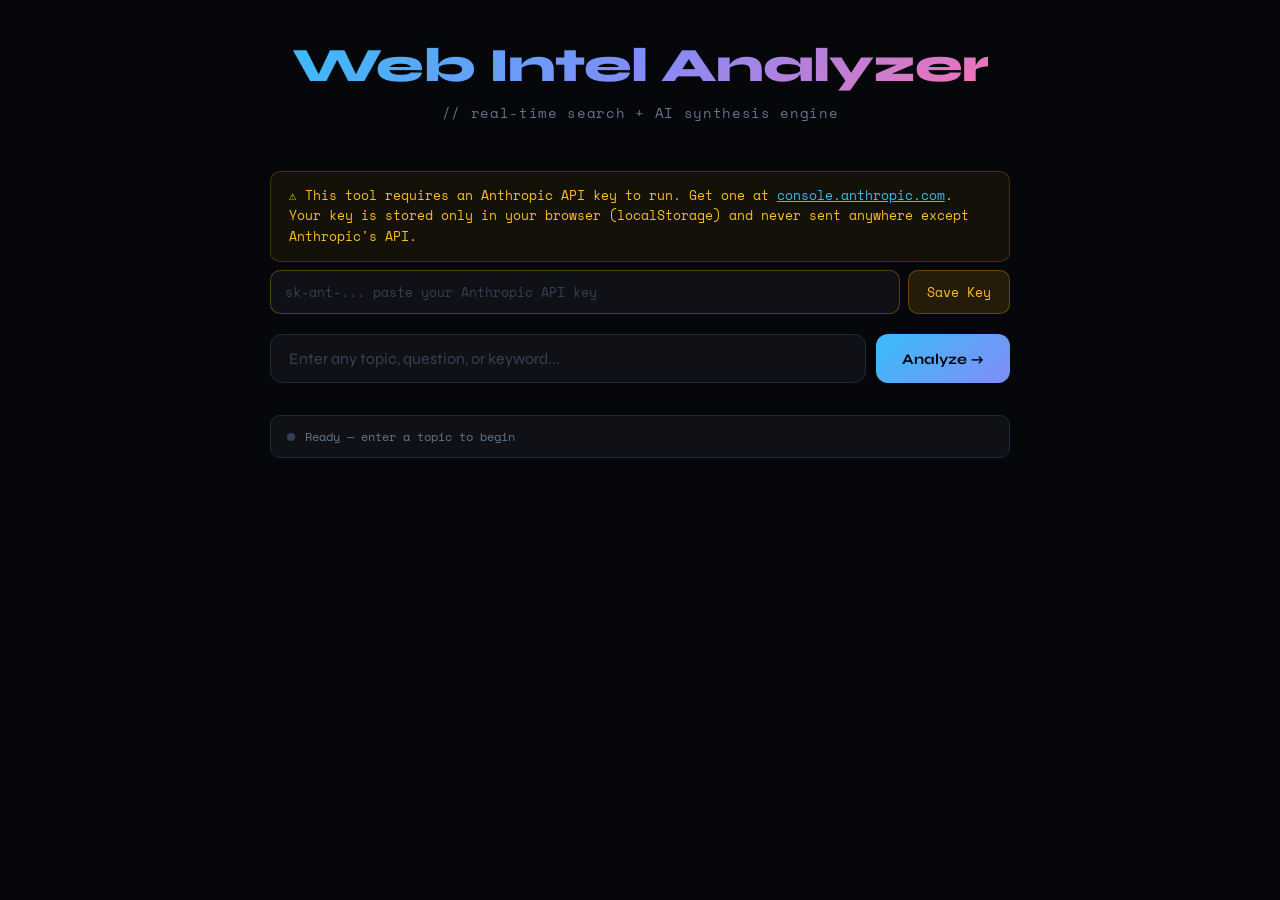
<file: index.html>
<!DOCTYPE html>
<html lang="en">
<head>
  <meta charset="UTF-8" />
  <meta name="viewport" content="width=device-width, initial-scale=1.0" />
  <title>Web Intel Analyzer</title>
  <link href="https://fonts.googleapis.com/css2?family=Space+Mono:wght@400;700&family=Syne:wght@400;700;800&display=swap" rel="stylesheet" />
  <style>
    *, *::before, *::after { box-sizing: border-box; margin: 0; padding: 0; }

    :root {
      --bg: #06070a;
      --surface: #0f1117;
      --border: #1e293b;
      --text: #e2e8f0;
      --muted: #64748b;
      --blue: #38bdf8;
      --purple: #818cf8;
      --pink: #f472b6;
      --green: #34d399;
      --red: #f87171;
    }

    body {
      background: var(--bg);
      color: var(--text);
      font-family: 'Syne', sans-serif;
      min-height: 100vh;
      padding: 40px 20px 80px;
    }

    .wrap {
      max-width: 740px;
      margin: 0 auto;
      display: flex;
      flex-direction: column;
      align-items: center;
    }

    /* Header */
    .header { text-align: center; margin-bottom: 48px; }

    .header h1 {
      font-size: clamp(2rem, 5vw, 3rem);
      font-weight: 800;
      letter-spacing: -0.02em;
      background: linear-gradient(135deg, var(--blue) 0%, var(--purple) 50%, var(--pink) 100%);
      -webkit-background-clip: text;
      -webkit-text-fill-color: transparent;
      background-clip: text;
      line-height: 1.1;
    }

    .header p {
      margin-top: 10px;
      color: var(--muted);
      font-size: 0.85rem;
      font-family: 'Space Mono', monospace;
      letter-spacing: 0.05em;
    }

    /* Search */
    .search-row {
      width: 100%;
      display: flex;
      gap: 10px;
      margin-bottom: 32px;
    }

    .search-input {
      flex: 1;
      padding: 14px 18px;
      background: var(--surface);
      border: 1.5px solid var(--border);
      border-radius: 12px;
      color: var(--text);
      font-size: 1rem;
      font-family: 'Syne', sans-serif;
      outline: none;
      transition: border-color 0.2s, box-shadow 0.2s;
    }
    .search-input:focus {
      border-color: var(--blue);
      box-shadow: 0 0 0 3px rgba(56,189,248,0.1);
    }
    .search-input::placeholder { color: #334155; }
    .search-input:disabled { opacity: 0.5; }

    .search-btn {
      padding: 14px 26px;
      background: linear-gradient(135deg, var(--blue), var(--purple));
      border: none;
      border-radius: 12px;
      color: #06070a;
      font-size: 0.92rem;
      font-weight: 700;
      font-family: 'Syne', sans-serif;
      cursor: pointer;
      transition: opacity 0.2s, transform 0.1s;
      white-space: nowrap;
    }
    .search-btn:hover:not(:disabled) { opacity: 0.85; transform: translateY(-1px); }
    .search-btn:disabled { opacity: 0.4; cursor: not-allowed; }

    /* Container */
    .container { width: 100%; display: flex; flex-direction: column; gap: 18px; }

    /* Status bar */
    .status-bar {
      display: flex;
      align-items: center;
      gap: 10px;
      padding: 11px 16px;
      background: var(--surface);
      border: 1px solid var(--border);
      border-radius: 10px;
      font-family: 'Space Mono', monospace;
      font-size: 0.78rem;
      color: var(--muted);
    }

    .dot {
      width: 8px; height: 8px;
      border-radius: 50%;
      background: #334155;
      flex-shrink: 0;
      transition: background 0.3s;
    }
    .dot.active { background: var(--blue); box-shadow: 0 0 8px var(--blue); animation: pulse 1.2s infinite; }
    .dot.done { background: var(--green); box-shadow: 0 0 8px var(--green); }
    .dot.error { background: var(--red); box-shadow: 0 0 8px var(--red); }

    @keyframes pulse { 0%,100%{opacity:1} 50%{opacity:0.25} }

    .status-count { margin-left: auto; color: var(--green); }

    /* Section */
    .section {
      background: var(--surface);
      border: 1px solid var(--border);
      border-radius: 14px;
      overflow: hidden;
      animation: fadeIn 0.3s ease;
    }

    @keyframes fadeIn { from{opacity:0;transform:translateY(6px)} to{opacity:1;transform:translateY(0)} }

    .section-head {
      display: flex;
      align-items: center;
      gap: 8px;
      padding: 12px 18px;
      border-bottom: 1px solid var(--border);
      font-size: 0.72rem;
      font-family: 'Space Mono', monospace;
      color: var(--muted);
      text-transform: uppercase;
      letter-spacing: 0.1em;
    }

    .section-body { padding: 18px; }

    /* Sources */
    .sources-grid { display: flex; flex-direction: column; gap: 10px; }

    .source-card {
      padding: 12px 14px;
      background: #060b11;
      border: 1px solid var(--border);
      border-radius: 10px;
      transition: border-color 0.2s;
    }
    .source-card:hover { border-color: var(--blue); }

    .source-title { font-size: 0.88rem; font-weight: 700; color: var(--text); line-height: 1.3; margin-bottom: 3px; }
    .source-url { font-family: 'Space Mono', monospace; font-size: 0.68rem; color: var(--blue); white-space: nowrap; overflow: hidden; text-overflow: ellipsis; margin-bottom: 4px; }
    .source-snippet { font-size: 0.78rem; color: var(--muted); line-height: 1.5; }

    /* Keywords */
    .tag {
      display: inline-block;
      padding: 3px 10px;
      border-radius: 20px;
      font-size: 0.7rem;
      font-family: 'Space Mono', monospace;
      font-weight: 700;
      margin: 0 4px 6px 0;
    }
    .tag-b { background: rgba(56,189,248,0.1); color: var(--blue); border: 1px solid rgba(56,189,248,0.2); }
    .tag-p { background: rgba(129,140,248,0.1); color: var(--purple); border: 1px solid rgba(129,140,248,0.2); }
    .tag-g { background: rgba(52,211,153,0.1); color: var(--green); border: 1px solid rgba(52,211,153,0.2); }

    /* Analysis */
    .analysis-text {
      font-size: 0.9rem;
      line-height: 1.85;
      color: #cbd5e1;
      white-space: pre-wrap;
      word-break: break-word;
    }
    .analysis-text h2 { color: var(--text); font-size: 1rem; margin: 1.2em 0 0.4em; }
    .analysis-text h3 { color: var(--text); font-size: 0.95rem; margin: 1em 0 0.3em; }

    /* Skeleton */
    .skeleton {
      height: 13px;
      border-radius: 6px;
      background: linear-gradient(90deg, #1e293b 25%, #273344 50%, #1e293b 75%);
      background-size: 200% 100%;
      animation: shimmer 1.4s infinite;
      margin-bottom: 10px;
    }
    @keyframes shimmer { 0%{background-position:200% 0} 100%{background-position:-200% 0} }

    /* Error */
    .error-msg { color: var(--red); font-size: 0.85rem; font-family: 'Space Mono', monospace; line-height: 1.7; }

    /* API key notice */
    .notice {
      width: 100%;
      padding: 14px 18px;
      background: rgba(248,180,0,0.06);
      border: 1px solid rgba(248,180,0,0.2);
      border-radius: 10px;
      font-size: 0.8rem;
      font-family: 'Space Mono', monospace;
      color: #fbbf24;
      line-height: 1.6;
      margin-bottom: 8px;
    }

    .notice a { color: #38bdf8; }

    .key-row { display: flex; gap: 8px; width: 100%; margin-bottom: 20px; }
    .key-input {
      flex: 1;
      padding: 11px 14px;
      background: var(--surface);
      border: 1.5px solid rgba(248,180,0,0.3);
      border-radius: 10px;
      color: var(--text);
      font-size: 0.82rem;
      font-family: 'Space Mono', monospace;
      outline: none;
    }
    .key-input:focus { border-color: #fbbf24; }
    .key-input::placeholder { color: #334155; }

    .key-btn {
      padding: 11px 18px;
      background: rgba(248,180,0,0.12);
      border: 1px solid rgba(248,180,0,0.3);
      border-radius: 10px;
      color: #fbbf24;
      font-size: 0.8rem;
      font-family: 'Space Mono', monospace;
      cursor: pointer;
      transition: background 0.2s;
    }
    .key-btn:hover { background: rgba(248,180,0,0.2); }

    .key-saved { color: var(--green); font-size: 0.75rem; font-family: 'Space Mono', monospace; margin-top: -14px; margin-bottom: 14px; }
  </style>
</head>
<body>
<div class="wrap">
  <div class="header">
    <h1>Web Intel Analyzer</h1>
    <p>// real-time search + AI synthesis engine</p>
  </div>

  <div class="notice">
    ⚠ This tool requires an Anthropic API key to run. Get one at
    <a href="https://console.anthropic.com" target="_blank">console.anthropic.com</a>.
    Your key is stored only in your browser (localStorage) and never sent anywhere except Anthropic's API.
  </div>

  <div class="key-row">
    <input class="key-input" id="keyInput" type="password" placeholder="sk-ant-... paste your Anthropic API key" />
    <button class="key-btn" onclick="saveKey()">Save Key</button>
  </div>
  <div class="key-saved" id="keySaved" style="display:none">✓ Key saved</div>

  <div class="search-row">
    <input class="search-input" id="queryInput" placeholder="Enter any topic, question, or keyword..." />
    <button class="search-btn" id="searchBtn" onclick="runSearch()">Analyze →</button>
  </div>

  <div class="container" id="container">
    <div class="status-bar">
      <div class="dot" id="dot"></div>
      <span id="statusText">Ready — enter a topic to begin</span>
      <span class="status-count" id="sourceCount" style="display:none"></span>
    </div>
  </div>
</div>

<script>
  // Restore key
  const savedKey = localStorage.getItem('anthropic_key');
  if (savedKey) {
    document.getElementById('keyInput').value = savedKey;
    document.getElementById('keySaved').style.display = 'block';
  }

  document.getElementById('queryInput').addEventListener('keydown', e => {
    if (e.key === 'Enter') runSearch();
  });

  function saveKey() {
    const k = document.getElementById('keyInput').value.trim();
    if (!k) return;
    localStorage.setItem('anthropic_key', k);
    document.getElementById('keySaved').style.display = 'block';
  }

  function getKey() {
    return localStorage.getItem('anthropic_key') || document.getElementById('keyInput').value.trim();
  }

  function setStatus(phase, text, count) {
    const dot = document.getElementById('dot');
    dot.className = 'dot' + (phase === 'active' ? ' active' : phase === 'done' ? ' done' : phase === 'error' ? ' error' : '');
    document.getElementById('statusText').textContent = text;
    const sc = document.getElementById('sourceCount');
    if (count) { sc.textContent = count + ' sources'; sc.style.display = 'block'; }
    else sc.style.display = 'none';
  }

  function clearSections() {
    const c = document.getElementById('container');
    // Remove everything except the status bar (first child)
    while (c.children.length > 1) c.removeChild(c.lastChild);
  }

  function addSection(icon, label, id) {
    const s = document.createElement('div');
    s.className = 'section';
    s.innerHTML = `
      <div class="section-head"><span>${icon}</span>${label}</div>
      <div class="section-body" id="${id}"></div>
    `;
    document.getElementById('container').appendChild(s);
    return document.getElementById(id);
  }

  function skeletons(n) {
    return Array.from({length: n}, (_, i) =>
      `<div class="skeleton" style="width:${65 + Math.random()*30}%"></div>`
    ).join('');
  }

  function extractKeywords(text) {
    const stop = new Set(['the','and','for','are','was','were','this','that','with','from','have','been','they','will','its','but','not','you','all','can','her','his','our','out','one','had','has','him','who','did','get','how','now','new','use','may','any','see','way','more','than','some','also','into','just','like','most','over','such','then','them','time','very','when','your','year','two','what','said','each','which','their','would','other','about','there','these','those','being','could','after','where','while','through','should','before','between','because','however','although']);
    const words = text.toLowerCase().match(/\b[a-z]{4,}\b/g) || [];
    const freq = {};
    words.forEach(w => { if (!stop.has(w)) freq[w] = (freq[w]||0)+1; });
    return Object.entries(freq).sort((a,b)=>b[1]-a[1]).slice(0,12).map(([w])=>w);
  }

  async function callClaude(messages, useSearch, apiKey) {
    const body = {
      model: 'claude-sonnet-4-20250514',
      max_tokens: 1000,
      messages,
    };
    if (useSearch) body.tools = [{ type: 'web_search_20250305', name: 'web_search' }];

    const res = await fetch('https://api.anthropic.com/v1/messages', {
      method: 'POST',
      headers: {
        'Content-Type': 'application/json',
        'x-api-key': apiKey,
        'anthropic-version': '2023-06-01',
        'anthropic-dangerous-direct-browser-access': 'true',
      },
      body: JSON.stringify(body),
    });

    const data = await res.json();
    if (data.error) throw new Error(data.error.message);
    return data;
  }

  async function runSearch() {
    const query = document.getElementById('queryInput').value.trim();
    const apiKey = getKey();

    if (!query) return;
    if (!apiKey) { alert('Please enter your Anthropic API key first.'); return; }

    const btn = document.getElementById('searchBtn');
    const input = document.getElementById('queryInput');
    btn.disabled = true; input.disabled = true;
    btn.textContent = 'Running...';

    clearSections();
    setStatus('active', 'Searching the web for sources...');

    try {
      // Step 1: get sources
      const sourcesBody = addSection('🔍', 'Sources Retrieved', 'sourcesBody');
      sourcesBody.innerHTML = skeletons(3);

      const extractData = await callClaude([{
        role: 'user',
        content: `Search the web for "${query}" and return a JSON array of 5 relevant sources. Each: {title, url, snippet}. Return ONLY valid JSON, no markdown.`
      }], true, apiKey);

      const extractText = extractData.content.filter(b=>b.type==='text').map(b=>b.text).join('');
      let sources = [];
      try {
        sources = JSON.parse(extractText.replace(/```json|```/g,'').trim());
      } catch {
        sources = [{ title: 'Web search completed', url: 'https://www.google.com', snippet: 'Results analyzed from live web search.' }];
      }

      sourcesBody.innerHTML = '';
      sources.forEach(s => {
        sourcesBody.innerHTML += `
          <div class="source-card">
            <div class="source-title">${s.title || 'Source'}</div>
            <div class="source-url">${s.url || ''}</div>
            <div class="source-snippet">${s.snippet || ''}</div>
          </div>`;
      });
      setStatus('active', 'Analyzing & synthesizing findings...', sources.length);

      // Step 2: analysis
      const analysisBody = addSection('🧠', 'AI Analysis', 'analysisBody');
      analysisBody.innerHTML = skeletons(6);

      const analyzeData = await callClaude([{
        role: 'user',
        content: `Search the web and write a detailed analytical report about: "${query}".

Structure it with these sections:
## Overview
## Key Findings
## Important Details
## Current Trends
## Summary & Takeaways

Be factual, insightful, and cite specific details you find.`
      }], true, apiKey);

      const analysisText = analyzeData.content.filter(b=>b.type==='text').map(b=>b.text).join('\n');

      // Keywords
      const kw = extractKeywords(query + ' ' + analysisText);
      const kwBody = addSection('🏷', 'Key Concepts Detected', 'kwBody');
      const colors = ['tag-b','tag-p','tag-g'];
      kwBody.innerHTML = kw.map((w,i) => `<span class="tag ${colors[i%3]}">${w}</span>`).join('');

      // Render analysis with streaming effect
      analysisBody.innerHTML = '<div class="analysis-text" id="analysisText"></div>';
      const el = document.getElementById('analysisText');
      let i = 0;
      const formatted = formatAnalysis(analysisText);
      const interval = setInterval(() => {
        i += 8;
        el.innerHTML = formatAnalysis(analysisText.slice(0, i));
        if (i >= analysisText.length) { el.innerHTML = formatted; clearInterval(interval); }
      }, 16);

      setStatus('done', 'Analysis complete', sources.length);

    } catch (err) {
      const errBody = addSection('⚠️', 'Error', 'errBody');
      errBody.innerHTML = `<div class="error-msg">${err.message}</div>`;
      setStatus('error', 'An error occurred');
    }

    btn.disabled = false; input.disabled = false;
    btn.textContent = 'Analyze →';
  }

  function formatAnalysis(text) {
    return text
      .replace(/^## (.+)$/gm, '<h2>$1</h2>')
      .replace(/^### (.+)$/gm, '<h3>$1</h3>')
      .replace(/\*\*(.+?)\*\*/g, '<strong>$1</strong>')
      .replace(/\n/g, '<br>');
  }
</script>
</body>
</html>
</file>
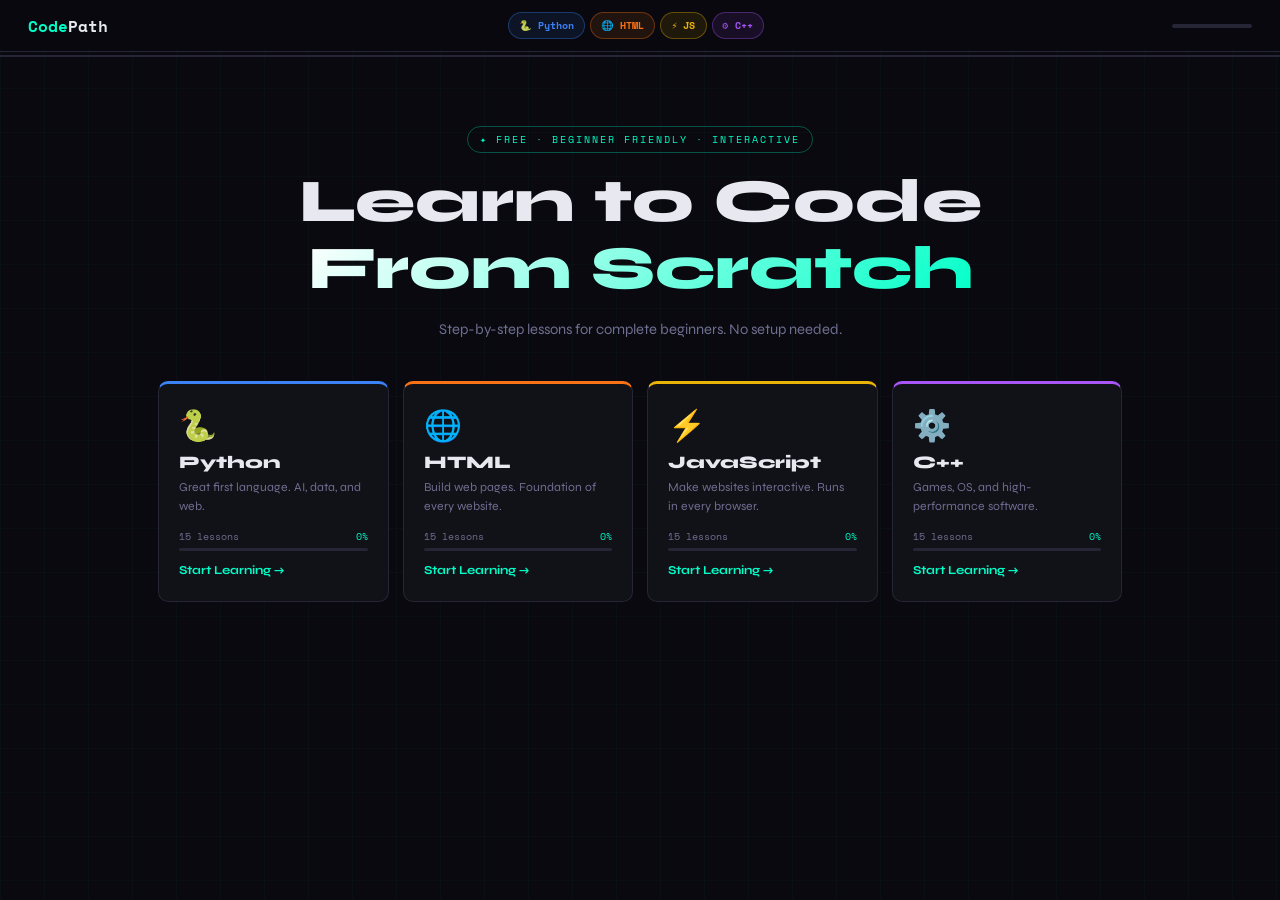
<file: lessonforcoding/index.html>
<!DOCTYPE html>
<html lang="en">
<head>
<meta charset="UTF-8">
<meta name="viewport" content="width=device-width,initial-scale=1">
<title>CodePath — Learn to Code</title>
<link rel="stylesheet" href="style.css">
</head>
<body>

<!-- NAV -->
<nav id="nav">
  <div class="logo" onclick="goHome()">Code<span>Path</span></div>
  <div class="nav-pills">
    <button class="pill py"   onclick="openLang('python')">🐍 Python</button>
    <button class="pill html" onclick="openLang('html')">🌐 HTML</button>
    <button class="pill js"   onclick="openLang('js')">⚡ JS</button>
    <button class="pill cpp"  onclick="openLang('cpp')">⚙️ C++</button>
  </div>
  <div id="npw" class="npw">
    <span id="npl"></span>
    <div class="npbar"><div id="npfill"></div></div>
  </div>
</nav>
<div class="pstrip"><div id="psfill"></div></div>

<!-- HOME -->
<div id="vHome" class="view on">
  <div class="hero">
    <div class="htag">✦ Free · Beginner Friendly · Interactive</div>
    <h1>Learn to Code<br><span class="g">From Scratch</span></h1>
    <p>Step-by-step lessons for complete beginners. No setup needed.</p>
  </div>
  <div class="lgrid">
    <div class="lcard py"   onclick="openLang('python')">
      <div class="lci">🐍</div><div class="lcn">Python</div>
      <div class="lcd">Great first language. AI, data, and web.</div>
      <div class="lcm"><span>15 lessons</span><span class="lcp" id="pct-python">0%</span></div>
      <div class="lcbar"><div class="lcbf py" id="bf-python"></div></div>
      <div class="lcgo">Start Learning →</div>
    </div>
    <div class="lcard html" onclick="openLang('html')">
      <div class="lci">🌐</div><div class="lcn">HTML</div>
      <div class="lcd">Build web pages. Foundation of every website.</div>
      <div class="lcm"><span>15 lessons</span><span class="lcp" id="pct-html">0%</span></div>
      <div class="lcbar"><div class="lcbf html" id="bf-html"></div></div>
      <div class="lcgo">Start Learning →</div>
    </div>
    <div class="lcard js"   onclick="openLang('js')">
      <div class="lci">⚡</div><div class="lcn">JavaScript</div>
      <div class="lcd">Make websites interactive. Runs in every browser.</div>
      <div class="lcm"><span>15 lessons</span><span class="lcp" id="pct-js">0%</span></div>
      <div class="lcbar"><div class="lcbf js" id="bf-js"></div></div>
      <div class="lcgo">Start Learning →</div>
    </div>
    <div class="lcard cpp"  onclick="openLang('cpp')">
      <div class="lci">⚙️</div><div class="lcn">C++</div>
      <div class="lcd">Games, OS, and high-performance software.</div>
      <div class="lcm"><span>15 lessons</span><span class="lcp" id="pct-cpp">0%</span></div>
      <div class="lcbar"><div class="lcbf cpp" id="bf-cpp"></div></div>
      <div class="lcgo">Start Learning →</div>
    </div>
  </div>
</div>

<!-- PICKER -->
<div id="vPicker" class="view">
  <div class="pkrhdr">
    <button class="backbtn" onclick="goHome()">← Home</button>
    <div>
      <div class="pkrname" id="pkrname"></div>
      <div class="pkrsub"  id="pkrsub"></div>
    </div>
  </div>
  <div class="lcards" id="lcards"></div>
</div>

<!-- LESSON -->
<div id="vLesson" class="view">
  <div class="ltop">
    <button class="backbtn" onclick="goBack()">← Lessons</button>
    <div class="ltopmid">
      <span class="lbadge" id="lbadge"></span>
      <span class="lstep"  id="lstep"></span>
    </div>
    <div class="ltopnav">
      <button id="bprev" class="snav" onclick="prevL()">‹ Prev</button>
      <button id="bnext" class="snav hi"  onclick="nextL()">Next ›</button>
    </div>
  </div>

  <div class="lbody">
    <div class="lmain">
      <h1 class="ltitle"  id="ltitle"></h1>
      <p  class="lsub"    id="lsub"></p>
      <p  class="lintro"  id="lintro"></p>

      <div class="slbl">KEY CONCEPTS</div>
      <div class="cgrid" id="cgrid"></div>

      <div class="slbl">CODE EXAMPLE</div>
      <div class="cblock">
        <div class="chdr">
          <div class="cdots"><span></span><span></span><span></span></div>
          <span class="cfn" id="cfn"></span>
          <button class="cpbtn" onclick="copyCode()">Copy</button>
        </div>
        <pre class="cpre" id="cpre"></pre>
      </div>

      <div class="slbl">LINE-BY-LINE BREAKDOWN</div>
      <div class="bkdn" id="bkdn"></div>

      <!-- NO FORM TAG — just divs and buttons -->
      <div id="trysec" style="display:none">
        <div class="slbl">⚡ TRY IT YOURSELF</div>
        <div class="edwrap">
          <textarea class="codearea" id="codearea" spellcheck="false"></textarea>
          <div class="edftr">
            <button class="runbtn" onclick="runMain()">▶ Run</button>
            <button class="clrbtn" onclick="clrMain()">✕ Clear</button>
          </div>
        </div>
        <div class="outbox" id="outbox"></div>
      </div>
    </div>

    <div class="lside">
      <div class="sidesticky">
        <div class="qcard">
          <div class="qlbl">🧠 QUICK QUIZ</div>
          <div id="mcqwrap"></div>
          <div class="qscore" id="qscore"></div>
        </div>
        <div id="chsec" style="display:none">
          <div class="slbl" style="margin-top:22px">💻 CODING CHALLENGES</div>
          <div id="chwrap"></div>
        </div>
      </div>
    </div>
  </div>
</div>

<script src="lessons.js"></script>
<script src="runner.js"></script>
<script src="app.js"></script>
</body>
</html>
</file>
<file: lessonforcoding/style.css>
@import url('https://fonts.googleapis.com/css2?family=Space+Mono:wght@400;700&family=Syne:wght@400;600;700;800&display=swap');
:root{--bg:#09090f;--s1:#111118;--s2:#1a1a26;--bd:#252535;--tx:#e8e8f0;--mt:#6e6e90;--ac:#00ffc8;--py:#3b82f6;--ht:#f97316;--js:#eab308;--cp:#a855f7;--mn:'Space Mono',monospace;--sn:'Syne',sans-serif}
*,*::before,*::after{box-sizing:border-box;margin:0;padding:0}
body{font-family:var(--sn);background:var(--bg);color:var(--tx);min-height:100vh;background-image:linear-gradient(rgba(0,255,200,.025) 1px,transparent 1px),linear-gradient(90deg,rgba(0,255,200,.025) 1px,transparent 1px);background-size:44px 44px}
button{cursor:pointer;font-family:var(--sn)}
/* NAV */
#nav{position:fixed;top:0;left:0;right:0;z-index:200;display:flex;align-items:center;justify-content:space-between;padding:12px 28px;gap:12px;background:rgba(9,9,15,.92);backdrop-filter:blur(14px);border-bottom:1px solid var(--bd)}
.logo{font-family:var(--mn);font-size:.98rem;font-weight:700;color:var(--ac);cursor:pointer;white-space:nowrap}.logo span{color:var(--tx)}
.nav-pills{display:flex;gap:5px;flex-wrap:wrap}
.pill{font-family:var(--mn);font-size:.63rem;font-weight:700;padding:5px 10px;border-radius:20px;border:1.5px solid transparent;transition:all .16s;background:none}
.pill.py{color:var(--py);border-color:rgba(59,130,246,.35);background:rgba(59,130,246,.1)}
.pill.html{color:var(--ht);border-color:rgba(249,115,22,.35);background:rgba(249,115,22,.1)}
.pill.js{color:var(--js);border-color:rgba(234,179,8,.35);background:rgba(234,179,8,.1)}
.pill.cpp{color:var(--cp);border-color:rgba(168,85,247,.35);background:rgba(168,85,247,.1)}
.pill:hover{filter:brightness(1.5);transform:scale(1.05)}
.npw{display:flex;align-items:center;gap:8px;white-space:nowrap}
#npl{font-size:.65rem;color:var(--mt);font-family:var(--mn)}
.npbar{width:80px;height:4px;background:var(--bd);border-radius:2px}
#npfill{height:100%;background:var(--ac);border-radius:2px;transition:width .4s;width:0}
.pstrip{position:fixed;top:55px;left:0;right:0;z-index:199;height:2px;background:var(--bd)}
#psfill{height:100%;background:var(--ac);transition:width .4s;width:0}
/* VIEWS */
.view{display:none;padding-top:66px;min-height:100vh}.view.on{display:block}
/* HOME */
.hero{text-align:center;padding:60px 20px 38px}
.htag{display:inline-block;font-family:var(--mn);font-size:.62rem;letter-spacing:2px;color:var(--ac);text-transform:uppercase;padding:5px 12px;border:1px solid rgba(0,255,200,.3);border-radius:20px;margin-bottom:16px}
.hero h1{font-size:clamp(2rem,5vw,3.8rem);font-weight:800;line-height:1.1;margin-bottom:14px}
.g{background:linear-gradient(135deg,#fff 0%,var(--ac) 100%);-webkit-background-clip:text;-webkit-text-fill-color:transparent;background-clip:text}
.hero p{font-size:.92rem;color:var(--mt);max-width:440px;margin:0 auto;line-height:1.75}
.lgrid{display:grid;grid-template-columns:repeat(auto-fill,minmax(220px,1fr));gap:14px;max-width:1000px;margin:0 auto;padding:0 18px 70px}
.lcard{background:var(--s1);border:1px solid var(--bd);border-radius:10px;padding:24px 20px;cursor:pointer;transition:transform .2s,border-color .2s;border-top-width:3px}
.lcard:hover{transform:translateY(-4px)}
.lcard.py{border-top-color:var(--py)}.lcard.html{border-top-color:var(--ht)}.lcard.js{border-top-color:var(--js)}.lcard.cpp{border-top-color:var(--cp)}
.lci{font-size:1.9rem;margin-bottom:8px}.lcn{font-size:1.1rem;font-weight:800;margin-bottom:5px}.lcd{font-size:.76rem;color:var(--mt);line-height:1.6;margin-bottom:13px}
.lcm{display:flex;justify-content:space-between;font-family:var(--mn);font-size:.6rem;color:var(--mt);margin-bottom:5px}.lcp{color:var(--ac)}
.lcbar{height:3px;background:var(--bd);border-radius:2px;margin-bottom:12px}
.lcbf{height:100%;border-radius:2px;width:0;transition:width .5s}.lcbf.py{background:var(--py)}.lcbf.html{background:var(--ht)}.lcbf.js{background:var(--js)}.lcbf.cpp{background:var(--cp)}
.lcgo{font-size:.76rem;font-weight:700;color:var(--ac)}
/* PICKER */
.pkrhdr{display:flex;align-items:center;gap:16px;padding:22px 26px 16px;border-bottom:1px solid var(--bd)}
.pkrname{font-size:1.4rem;font-weight:800}.pkrsub{font-size:.8rem;color:var(--mt);margin-top:2px}
.lcards{display:grid;grid-template-columns:repeat(auto-fill,minmax(240px,1fr));gap:12px;padding:22px 26px 70px;max-width:1100px}
.lpc{background:var(--s1);border:1px solid var(--bd);border-radius:10px;padding:18px 16px;cursor:pointer;transition:all .15s;display:flex;flex-direction:column;gap:6px}
.lpc:hover{border-color:var(--ac);transform:translateY(-2px)}.lpc.done{border-color:rgba(0,255,200,.4)}
.lpcn{font-family:var(--mn);font-size:.6rem;color:var(--mt)}.lpct{font-size:.9rem;font-weight:700}.lpcs{font-size:.72rem;color:var(--mt)}
.lpcb{display:inline-block;font-size:.56rem;font-family:var(--mn);padding:2px 8px;border-radius:10px;margin-top:3px;width:fit-content}
.lpcb.done{background:rgba(0,255,200,.1);color:var(--ac);border:1px solid rgba(0,255,200,.3)}
.lpcb.run{background:rgba(234,179,8,.1);color:var(--js);border:1px solid rgba(234,179,8,.3)}
.lpcb.read{background:rgba(110,110,144,.1);color:var(--mt);border:1px solid var(--bd)}
/* LESSON TOPBAR */
.ltop{display:flex;align-items:center;gap:11px;padding:11px 22px;border-bottom:1px solid var(--bd);background:rgba(9,9,15,.78);backdrop-filter:blur(8px);position:sticky;top:57px;z-index:100}
.ltopmid{flex:1;display:flex;align-items:center;gap:8px}
.lbadge{font-family:var(--mn);font-size:.6rem;font-weight:700;padding:3px 9px;border-radius:4px;text-transform:uppercase;letter-spacing:1px}
.lbadge.python{background:rgba(59,130,246,.15);color:var(--py)}.lbadge.html{background:rgba(249,115,22,.15);color:var(--ht)}.lbadge.js{background:rgba(234,179,8,.15);color:var(--js)}.lbadge.cpp{background:rgba(168,85,247,.15);color:var(--cp)}
.lstep{font-size:.72rem;color:var(--mt);font-family:var(--mn)}
.ltopnav{display:flex;gap:6px}
.snav{font-family:var(--sn);font-weight:700;font-size:.73rem;padding:6px 14px;border-radius:5px;background:none;border:1px solid var(--bd);color:var(--mt);transition:all .14s}
.snav:hover{border-color:var(--tx);color:var(--tx)}.snav.hi{background:var(--ac);color:#000;border-color:var(--ac)}.snav.hi:hover{box-shadow:0 4px 16px rgba(0,255,200,.3);transform:translateY(-1px)}.snav:disabled{opacity:.35;cursor:default;transform:none!important;box-shadow:none!important}
/* LESSON BODY */
.lbody{display:grid;grid-template-columns:1fr 330px;gap:0;max-width:1160px;margin:0 auto;padding:0 18px 80px;align-items:start}
.lmain{padding:24px 26px 0 0;border-right:1px solid var(--bd)}
.lside{padding:24px 0 0 22px}
.sidesticky{position:sticky;top:118px}
.ltitle{font-size:1.7rem;font-weight:800;margin-bottom:3px}.lsub{font-size:.9rem;color:var(--ac);margin-bottom:11px;font-weight:600}.lintro{font-size:.86rem;color:var(--mt);line-height:1.8;margin-bottom:24px}
.slbl{font-family:var(--mn);font-size:.6rem;letter-spacing:2px;color:var(--mt);text-transform:uppercase;margin-bottom:10px;margin-top:24px}
.cgrid{display:grid;grid-template-columns:repeat(auto-fill,minmax(155px,1fr));gap:8px;margin-bottom:4px}
.cc{background:var(--s1);border:1px solid var(--bd);border-radius:8px;padding:12px;transition:border-color .14s}.cc:hover{border-color:rgba(0,255,200,.4)}
.cci{font-size:1.25rem;margin-bottom:5px;font-family:var(--mn);color:var(--ac)}.cct{font-size:.76rem;font-weight:700;margin-bottom:3px}.ccd{font-size:.68rem;color:var(--mt);line-height:1.5}
/* CODE BLOCK */
.cblock{background:#0d0d14;border:1px solid var(--bd);border-radius:10px;overflow:hidden;margin-bottom:6px}
.chdr{display:flex;align-items:center;gap:8px;padding:8px 14px;background:var(--s2);border-bottom:1px solid var(--bd)}
.cdots{display:flex;gap:5px}.cdots span{width:10px;height:10px;border-radius:50%;display:block}
.cdots span:nth-child(1){background:#ff5f57}.cdots span:nth-child(2){background:#febc2e}.cdots span:nth-child(3){background:#28c840}
.cfn{font-family:var(--mn);font-size:.66rem;color:var(--mt);flex:1}
.cpbtn{font-family:var(--mn);font-size:.58rem;color:var(--mt);background:none;border:1px solid var(--bd);padding:3px 8px;border-radius:4px;transition:all .13s}.cpbtn:hover{color:var(--ac);border-color:var(--ac)}
.cpre{font-family:var(--mn);font-size:.75rem;line-height:1.85;padding:15px 17px;overflow-x:auto;white-space:pre;color:#c9d1d9}
/* BREAKDOWN */
.bkdn{display:flex;flex-direction:column;gap:8px;margin-bottom:6px}
.bi{background:var(--s1);border:1px solid var(--bd);border-left:3px solid var(--ac);border-radius:0 8px 8px 0;padding:10px 13px;display:flex;gap:11px;align-items:flex-start}
.bitok{font-family:var(--mn);font-size:.66rem;color:var(--ac);background:rgba(0,255,200,.08);padding:2px 7px;border-radius:4px;white-space:nowrap;flex-shrink:0;margin-top:1px}
.binote{font-size:.79rem;color:var(--mt);line-height:1.6}.binote b,.binote strong{color:var(--tx)}.binote code{font-family:var(--mn);font-size:.7rem;color:var(--ac);background:rgba(0,255,200,.08);padding:1px 4px;border-radius:3px}
/* EDITOR */
.edwrap{background:#0d0d14;border:1px solid var(--bd);border-radius:10px;overflow:hidden}
.codearea{width:100%;background:transparent;border:none;outline:none;font-family:var(--mn);font-size:.76rem;color:#c9d1d9;line-height:1.8;padding:13px 15px;resize:vertical;min-height:125px}
.edftr{display:flex;gap:6px;padding:7px 10px;background:var(--s2);border-top:1px solid var(--bd)}
.runbtn{font-family:var(--sn);font-weight:700;font-size:.76rem;padding:7px 17px;background:var(--ac);color:#000;border:none;border-radius:5px;transition:all .14s}.runbtn:hover{transform:translateY(-1px);box-shadow:0 4px 14px rgba(0,255,200,.3)}
.clrbtn{font-family:var(--sn);font-weight:600;font-size:.73rem;padding:7px 11px;background:none;color:var(--mt);border:1px solid var(--bd);border-radius:5px;transition:all .13s}.clrbtn:hover{color:var(--tx);border-color:var(--tx)}
.outbox{margin-top:8px;background:#0a0a12;border:1px solid var(--bd);border-radius:10px;padding:11px 14px;font-family:var(--mn);font-size:.74rem;line-height:1.8;white-space:pre-wrap;min-height:42px;color:var(--ac);display:none}
.outbox.err{color:#ff6b6b}
/* QUIZ */
.qcard{background:var(--s1);border:1px solid var(--bd);border-radius:10px;padding:16px}
.qlbl{font-family:var(--mn);font-size:.6rem;letter-spacing:2px;color:var(--js);text-transform:uppercase;margin-bottom:12px}
.mblock{margin-bottom:16px}
.mq{font-size:.83rem;font-weight:600;margin-bottom:8px;line-height:1.5}
.mopts{display:flex;flex-direction:column;gap:5px}
.mopt{font-family:var(--sn);font-size:.76rem;text-align:left;padding:8px 11px;background:var(--s2);border:1px solid var(--bd);border-radius:6px;color:var(--tx);transition:all .13s;word-break:break-word}
.mopt:hover:not(:disabled){border-color:var(--mt);background:var(--bd)}.mopt.ok{background:rgba(0,255,200,.1);border-color:var(--ac);color:var(--ac)}.mopt.no{background:rgba(255,80,80,.1);border-color:#ff5050;color:#ff5050}.mopt:disabled{cursor:default}
.mres{font-size:.73rem;margin-top:6px;min-height:15px}
.qscore{font-family:var(--mn);font-size:.67rem;color:var(--mt);text-align:right;margin-top:8px;padding-top:8px;border-top:1px solid var(--bd)}
/* CHALLENGES */
.chcard{background:var(--s1);border:1px solid var(--bd);border-radius:10px;padding:15px;margin-bottom:11px}
.chtitle{font-size:.83rem;font-weight:700;margin-bottom:4px;color:var(--ac)}
.chprompt{font-size:.77rem;color:var(--mt);line-height:1.65;margin-bottom:9px}
.ched{width:100%;background:#0d0d14;border:1px solid var(--bd);border-radius:6px;outline:none;font-family:var(--mn);font-size:.72rem;color:#c9d1d9;line-height:1.75;padding:8px 11px;resize:vertical;min-height:75px;display:block}
.chftr{display:flex;gap:6px;align-items:center;flex-wrap:wrap;margin-top:6px}
.chrun{font-family:var(--sn);font-weight:700;font-size:.72rem;padding:6px 14px;background:var(--ac);color:#000;border:none;border-radius:4px;transition:all .13s}.chrun:hover{transform:translateY(-1px)}
.chhint{font-family:var(--sn);font-size:.72rem;font-weight:600;padding:6px 10px;background:none;color:var(--mt);border:1px solid var(--bd);border-radius:4px}.chhint:hover{color:var(--tx);border-color:var(--tx)}
.chout{margin-top:7px;font-family:var(--mn);font-size:.69rem;padding:7px 10px;border-radius:5px;line-height:1.7;white-space:pre-wrap;background:#0a0a12;border:1px solid var(--bd);display:none}
.chout.pass{color:var(--ac);border-color:rgba(0,255,200,.3)}.chout.fail{color:#ff6b6b;border-color:rgba(255,80,80,.3)}
.chhinttxt{margin-top:7px;padding:8px 10px;background:rgba(234,179,8,.07);border:1px solid rgba(234,179,8,.25);border-radius:5px;font-family:var(--mn);font-size:.68rem;color:var(--js);white-space:pre-wrap;display:none}
.backbtn{font-family:var(--sn);font-size:.76rem;font-weight:700;padding:6px 12px;background:none;border:1px solid var(--bd);color:var(--mt);border-radius:5px;transition:all .13s;white-space:nowrap}.backbtn:hover{color:var(--tx);border-color:var(--tx)}
@media(max-width:860px){.lbody{grid-template-columns:1fr}.lmain{padding-right:0;border-right:none}.lside{padding-left:0;border-top:1px solid var(--bd);padding-top:20px}.sidesticky{position:static}}
@media(max-width:560px){#nav{padding:10px 13px}.nav-pills{display:none}.ltop{flex-wrap:wrap;padding:9px 13px}.lbody{padding:0 12px 60px}.pkrhdr,.lcards{padding-left:13px;padding-right:13px}.hero{padding:42px 13px 26px}.lgrid{padding:0 13px 60px}}
</file>
